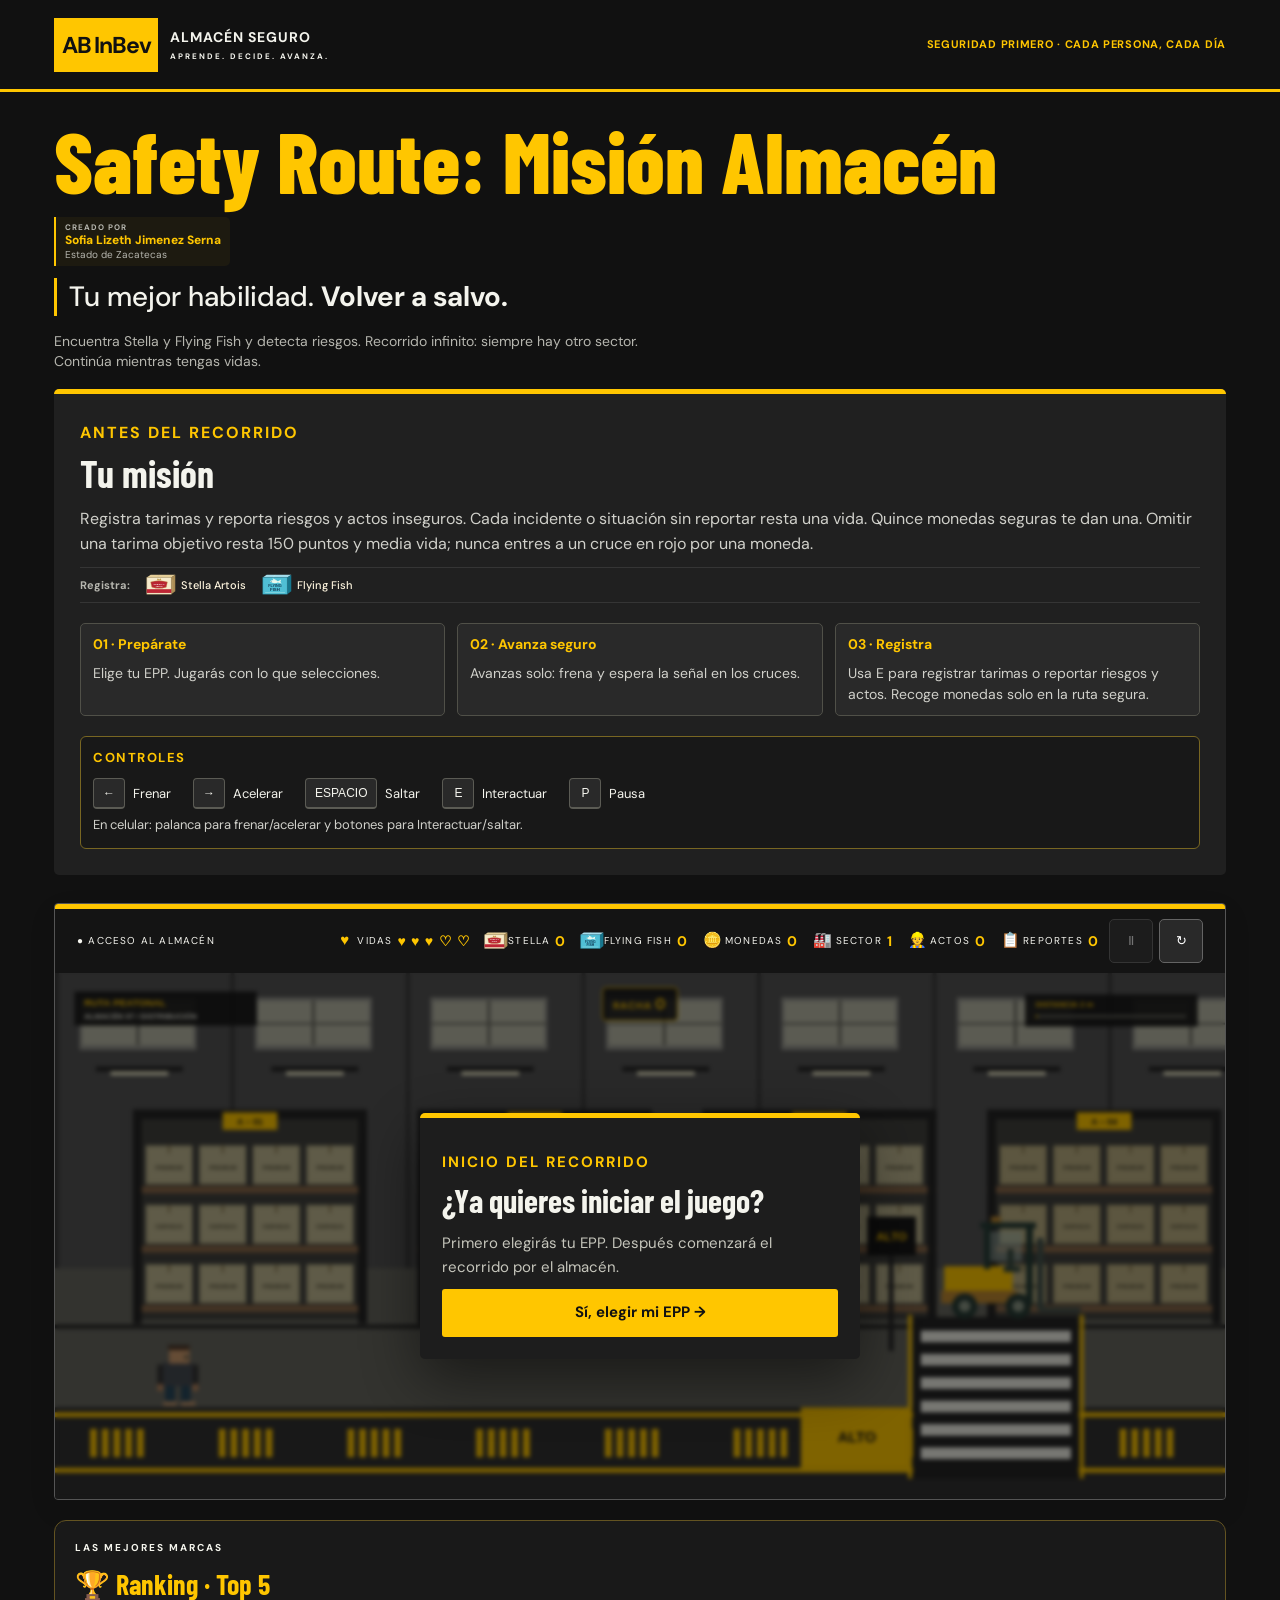
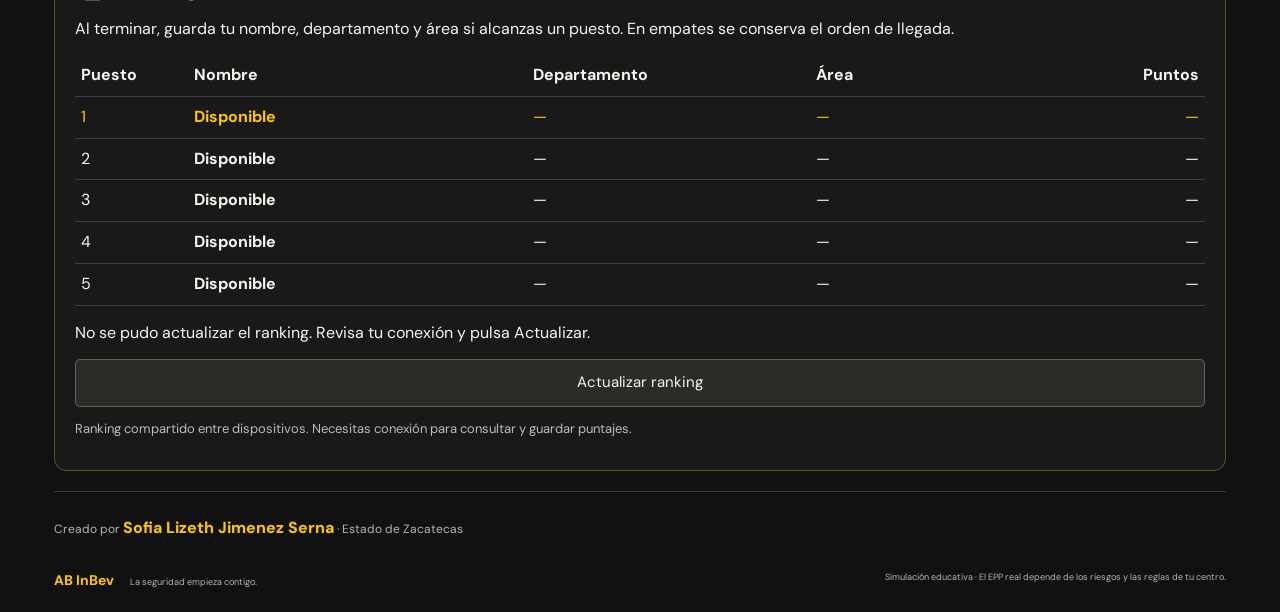
<file: index.html>
<!doctype html>
<html lang="es">
  <head>
    <meta charset="UTF-8" />
    <meta
      name="viewport"
      content="width=device-width,initial-scale=1,viewport-fit=cover"
    />
    <meta name="theme-color" content="#111111" />
    <title>Safety Route: Misión Almacén</title>
    <link rel="stylesheet" href="styles.css?v=20261012-ranking-rows" />
    <script src="title-fit.js?v=20261012-ranking-rows" defer></script>
    <script src="scenarios.js" defer></script>
    <script src="ranking.js?v=20261012-ranking-rows" defer></script>
    <script src="game.js?v=20261012-ranking-rows" defer></script>
  </head>
  <body>
    <header>
      <a href="./" class="brand">
        <b>AB InBev</b>
        <span>
          ALMACÉN SEGURO
          <small>APRENDE. DECIDE. AVANZA.</small>
        </span>
      </a>
      <span class="header-note">SEGURIDAD PRIMERO · CADA PERSONA, CADA DÍA</span>
    </header>
    <main>
      <section class="hero">
        <div>
          <h1 class="game-name">Safety Route: Misión Almacén</h1>
          <p class="creator-highlight">
            <span>CREADO POR</span>
            <strong>Sofia Lizeth Jimenez Serna</strong>
            <small>Estado de Zacatecas</small>
          </p>
          <p class="game-tagline">
            <span>Tu mejor habilidad.</span>
            <em>Volver a salvo.</em>
          </p>
          <p class="intro">
            Encuentra Stella y Flying Fish y detecta riesgos. Recorrido infinito: siempre hay otro sector. Continúa mientras tengas vidas.
          </p>
        </div>
      </section>
      <section class="setup" aria-labelledby="setup-title">
        <p class="eyebrow">ANTES DEL RECORRIDO</p>
        <h2 id="setup-title">Tu misión</h2>
        <p>
          Registra tarimas y reporta riesgos y actos inseguros. Cada incidente o
          situación sin reportar resta una vida. Quince monedas seguras te dan una. Omitir una tarima objetivo resta 150 puntos y media vida;
          nunca entres a un cruce en rojo por una moneda.
        </p>
        <div class="product-guide" aria-label="Presentaciones que debes encontrar">
          <strong>Registra:</strong>
          <figure><img id="stella-box" src="assets/stella-box.svg" alt="Caja Stella Artois color crema con etiqueta roja" width="160" height="112" /><figcaption>Stella Artois</figcaption></figure>
          <figure><img id="fish-box" src="assets/flying-fish-box.svg" alt="Caja Flying Fish color azul con un pez" width="160" height="112" /><figcaption>Flying Fish</figcaption></figure>
        </div>
        <div class="instructions">
          <div>
            <b>01 · Prepárate</b>
            <span>Elige tu EPP. Jugarás con lo que selecciones.</span>
          </div>
          <div>
            <b>02 · Avanza seguro</b>
            <span>Avanzas solo: frena y espera la señal en los cruces.</span>
          </div>
          <div>
            <b>03 · Registra</b>
            <span>
              Usa E para registrar tarimas o reportar riesgos y actos. Recoge monedas solo en la ruta segura.
            </span>
          </div>
        </div>
        <div class="how-to-play" aria-label="Instrucciones de juego">
          <h3>CONTROLES</h3>
          <div class="control-list">
            <span data-mobile="Frena">
              <kbd>←</kbd>
              Frenar
            </span>
            <span data-mobile="Acel.">
              <kbd>→</kbd>
              Acelerar
            </span>
            <span data-mobile="Salta">
              <kbd>ESPACIO</kbd>
              Saltar
            </span>
            <span data-mobile="Usa">
              <kbd>E</kbd>
              Interactuar
            </span>
            <span data-mobile="Pausa">
              <kbd>P</kbd>
              Pausa
            </span>
          </div>
          <p>En celular: palanca para frenar/acelerar y botones para Interactuar/saltar.</p>
        </div>
      </section>
      <section class="game-shell" aria-label="Juego Almacén Seguro">
        <div class="toolbar">
          <span id="zone">● ACCESO AL ALMACÉN</span>
          <div class="hud-row">
            <div class="hud-stats" aria-label="Marcadores del juego">
              <span class="hud-stat" data-short="VIDAS">
                <span class="hud-icon" aria-hidden="true">♥</span>
                <span class="stat-label">VIDAS</span>
                <b id="lives">♥ ♥ ♥</b>
                <b id="life-number">3/5</b>
              </span>
              <span class="hud-stat" data-short="STELLA">
                <img class="hud-box" src="assets/stella-box.svg" alt="Caja Stella" width="24" height="17" />
                <span class="stat-label">STELLA</span>
                <b id="count">0</b>
              </span>
              <span class="hud-stat" data-short="FISH">
                <img class="hud-box" src="assets/flying-fish-box.svg" alt="Caja Flying Fish" width="24" height="17" />
                <span class="stat-label">FLYING FISH</span>
                <b id="fish-count">0</b>
              </span>
              <span class="hud-stat" data-short="MON.">
                <span class="hud-icon" aria-hidden="true">🪙</span>
                <span class="stat-label">MONEDAS</span>
                <b id="coin-count">0</b>
              </span>
              <span class="hud-stat" data-short="SEC.">
                <span class="hud-icon" aria-hidden="true">🏭</span>
                <span class="stat-label">SECTOR</span>
                <b id="sector">1</b>
              </span>
              <span class="hud-stat" data-short="ACT.">
                <span class="hud-icon" aria-hidden="true">👷</span>
                <span class="stat-label">ACTOS</span>
                <b id="act-count">0</b>
              </span>
              <span class="hud-stat" data-short="REP.">
                <span class="hud-icon" aria-hidden="true">📋</span>
                <span class="stat-label">REPORTES</span>
                <b id="hazard-count">0</b>
              </span>
            </div>
            <div class="hud-actions">
              <button id="pause" disabled aria-label="Pausar">Ⅱ</button>
              <button id="restart" aria-label="Reiniciar">↻</button>
            </div>
          </div>
        </div>
        <div class="stage">
          <canvas
            id="game"
            width="1200"
            height="540"
            aria-label="Juego de plataformas: flechas para moverse, espacio para saltar, E para interactuar."
          ></canvas>
          <div id="toast" role="status" aria-live="polite"></div>
          <div id="streak-badge" aria-live="polite">
            RACHA
            <b id="streak">0</b>
          </div>
          <div id="overlay"><section id="modal"></section></div>
        </div>
        <div class="touch" aria-label="Controles táctiles del juego">
          <div
            id="speed-lever"
            class="speed-lever"
            role="slider"
            tabindex="0"
            aria-label="Velocidad: desliza a la izquierda para frenar o a la derecha para acelerar"
            aria-valuemin="-1"
            aria-valuemax="1"
            aria-valuenow="0"
            aria-valuetext="Avance normal"
          >
            <span class="lever-label lever-left" aria-hidden="true">Frenar</span>
            <span class="lever-label lever-right" aria-hidden="true">Acelerar</span>
            <span class="lever-thumb" aria-hidden="true"></span>
          </div>
          <button data-key="interact">Interactuar</button>
          <button data-key="jump">Saltar</button>
        </div>
      </section>

      <section class="ranking-panel" aria-labelledby="ranking-title">
        <p class="eyebrow">LAS MEJORES MARCAS</p>
        <h2 id="ranking-title">🏆 Ranking · Top 5</h2>
        <p>Al terminar, guarda tu nombre, departamento y área si alcanzas un puesto. En empates se conserva el orden de llegada.</p>
        <div id="ranking-board"></div>
        <p id="ranking-network-status" role="status" aria-live="polite">Cargando ranking compartido…</p>
        <button id="ranking-refresh" class="secondary" type="button">Actualizar ranking</button>
        <p class="ranking-note">Ranking compartido entre dispositivos. Necesitas conexión para consultar y guardar puntajes.</p>
      </section>

      <footer>
        <span class="creator-credit">
          Creado por <b>Sofia Lizeth Jimenez Serna</b> · Estado de Zacatecas
        </span>
        <span>
          <b>AB InBev</b>
          La seguridad empieza contigo.
        </span>
        <span>
          Simulación educativa · El EPP real depende de los riesgos y las reglas de tu
          centro.
        </span>
      </footer>
    </main>
  </body>
</html>
</file>
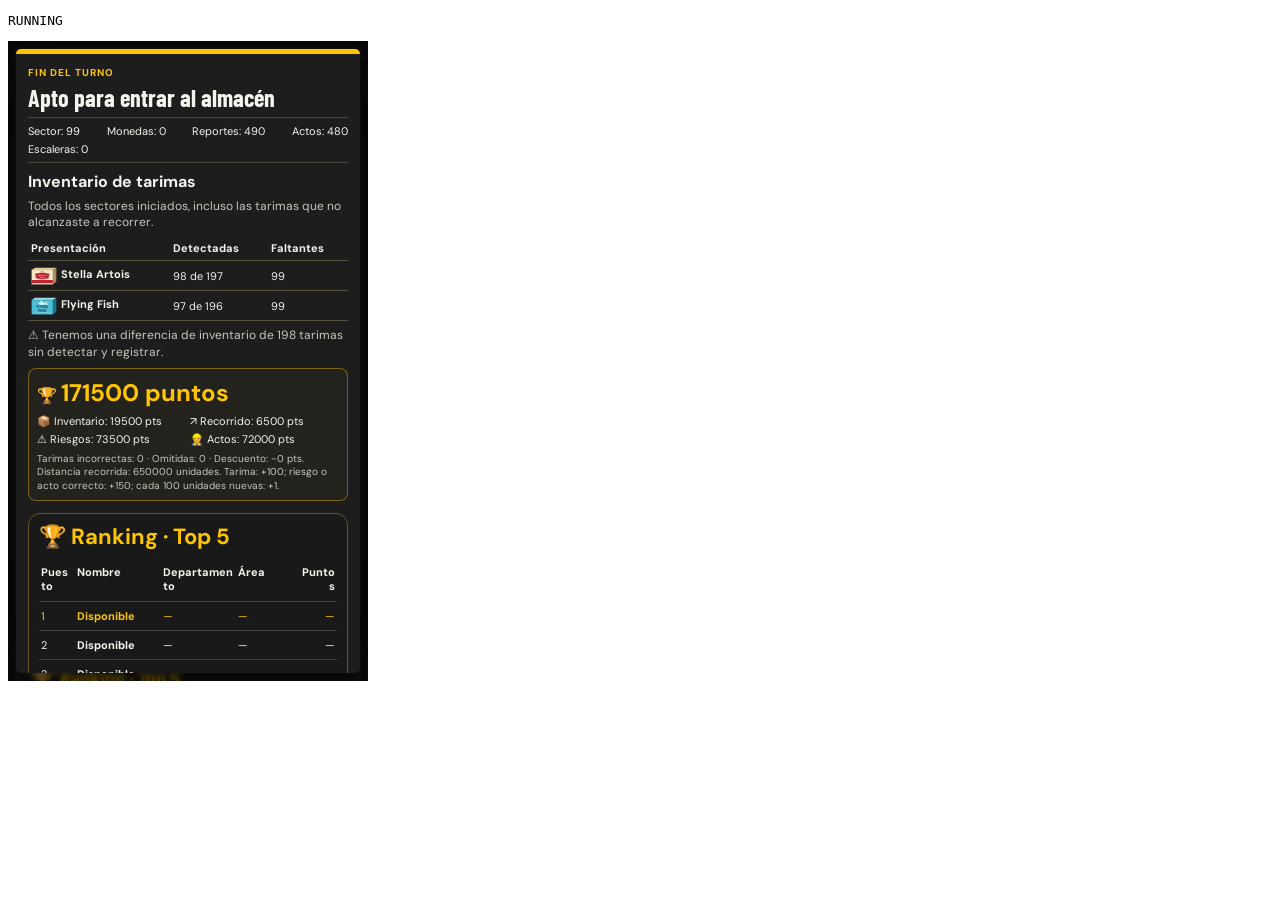
<file: tests/dialogs.html>
<!doctype html>
<meta charset="utf-8">
<title>All-device dialog fit checks</title>
<pre id="results">RUNNING</pre>
<iframe id="app" style="border:0"></iframe>
<script>
(async () => {
  const output = document.querySelector('#results');
  try {
    const [html, game] = await Promise.all([
      fetch('../index.html').then(r => r.text()),
      fetch('../game.js').then(r => r.text())
    ]);
    const code = game.replace(/reset\(\);\s*requestAnimationFrame\(frame\);/,
      `reset();window.dialogTest={showEquipment,finish,largeResult(){sector=99;previousInventory.STELLA=196;previousInventory['FLYING FISH']=195;totalPallets=98;totalFish=97;totalReports=490;totalActs=480;completedDistance=650000;finish()}};`);
    const frame = document.querySelector('#app');
    const ready = new Promise(resolve => frame.onload = resolve);
    frame.srcdoc = html.replace('<head>', '<head><base href="' + new URL('../', location.href) + '">')
      .replace(/<script src="game.js[^>]*><\/script>/, '')
      .replace('</body>', () => '<script>window.addEventListener("load",()=>{' + code + '});<\/script></body>');
    await ready;
    const sizes = [[320,480],[320,568],[360,640],[390,844],[430,932],[568,320],[667,375],[844,390],[932,430],[768,1024],[980,1200],[1024,768],[1024,600],[1180,820],[1280,720],[1366,768],[1440,900],[1920,1080],[2560,1440],[1280,600],[1440,450],[800,600],[600,450]];
    const lines = [];
    for (const [width,height] of sizes) {
      frame.style.width = width+'px'; frame.style.height = height+'px';
      for (const state of ['showEquipment','finish','largeResult']) {
        frame.contentWindow.dialogTest[state]();
        await new Promise(r => setTimeout(r, 100));
        const doc = frame.contentDocument;
        const modal = doc.querySelector('#modal');
        const box = modal.getBoundingClientRect();
        const errors = [];
        if (box.top < 0 || box.bottom > height || box.left < 0 || box.right > width) errors.push('outside viewport '+JSON.stringify(box.toJSON()));
        if (modal.scrollHeight > modal.clientHeight+1 || modal.scrollWidth > modal.clientWidth+1) errors.push('scroll '+modal.scrollHeight+'/'+modal.clientHeight);
        for (const button of modal.querySelectorAll('button')) {
          const b = button.getBoundingClientRect();
          if(b.bottom > height || b.top < 0 || b.height < 44) errors.push('button '+button.textContent);
        }
        if (errors.length) errors.push([...modal.children].map(el=>el.className+':'+Math.round(el.getBoundingClientRect().height)).join(';') + ' body:' + [...modal.querySelectorAll('.end-body > *, .end-inventory > *')].map(el=>el.className+':'+Math.round(el.getBoundingClientRect().height)).join(';'));
        lines.push(width+'x'+height+' '+state+' '+(errors.length ? 'FAIL '+errors.join(', ') : 'PASS'));
      }
    }
    output.textContent=lines.join('\n')+'\n'+(lines.some(l=>l.includes('FAIL'))?'FAILED':'ALL PASS');
  } catch(e) { output.textContent='FAIL '+e.stack; }
})();
</script>
</file>
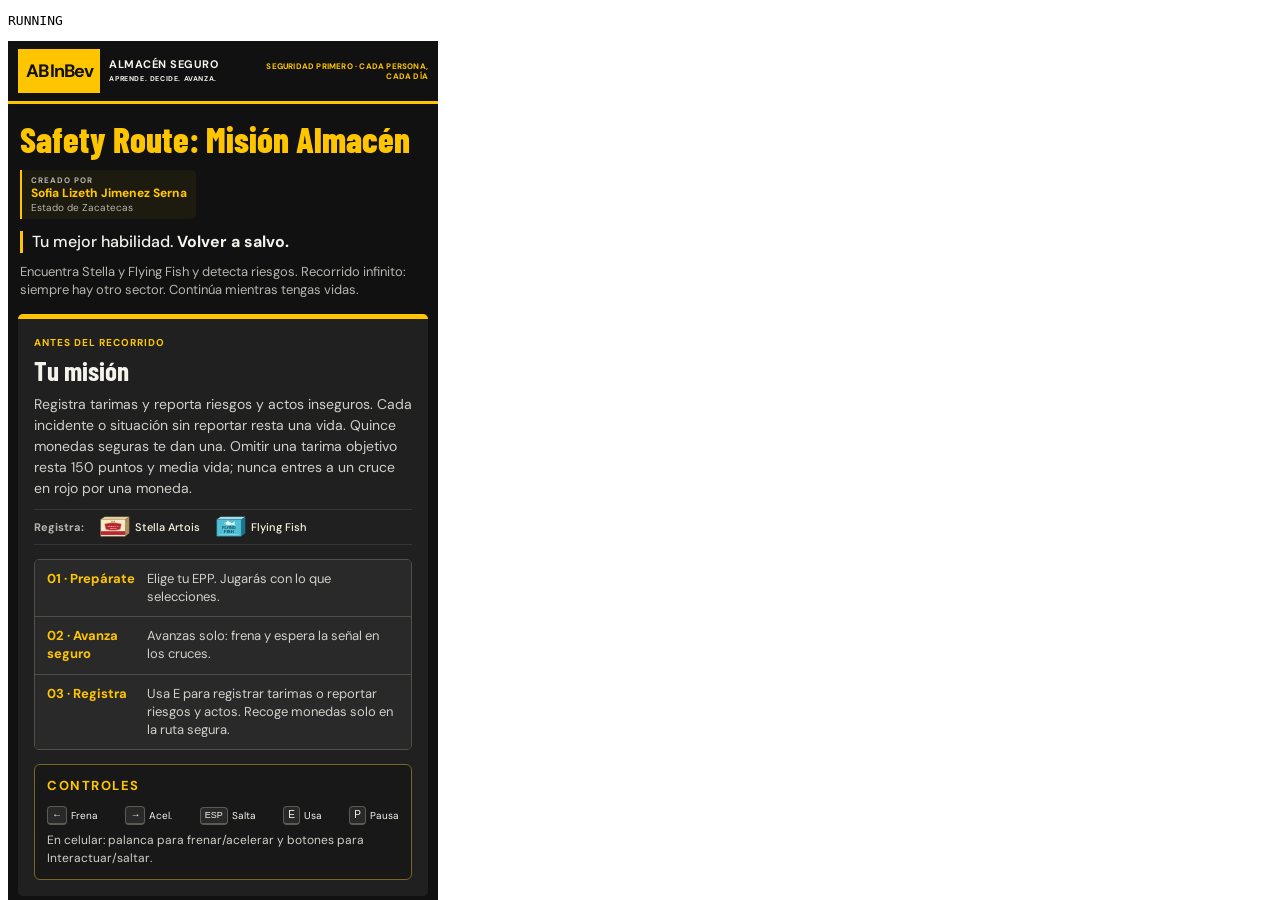
<file: tests/mobile.html>
<!doctype html>
<html>
  <head>
    <meta charset="utf-8" />
    <title>Responsive layout checks</title>
  </head>
  <body>
    <pre id="results">RUNNING</pre>
    <iframe id="app" style="border: 0" src="../index.html"></iframe>
    <script>
      const sizes = [
        [320, 480],
        [320, 568],
        [360, 640],
        [390, 844],
        [430, 932],
        [540, 960],
        [600, 960],
        [820, 1180],
        [980, 1200],
        [1080, 1400],
        [568, 320],
        [667, 375],
        [844, 390],
        [932, 430],
        [768, 1024],
      ];
      const frame = document.querySelector('#app'),
        results = [];
      const wait = () => new Promise((r) => setTimeout(r, 120));
      frame.onload = async () => {
        try {
          for (const [width, height] of sizes) {
            frame.style.width = width + 'px';
            frame.style.height = height + 'px';
            await wait();
            const doc = frame.contentDocument,
              win = frame.contentWindow;
            const box = (s) => doc.querySelector(s).getBoundingClientRect();
            const check = (condition, message) => {
              if (!condition) throw Error(width + 'x' + height + ': ' + message);
            };
            check(doc.querySelector('.game-name').textContent === 'Safety Route: Misión Almacén', 'incorrect game title');
            const rankingBoard = doc.querySelector('#ranking-board');
            const firstRank = rankingBoard.querySelector('tbody tr');
            if (firstRank) {
              firstRank.querySelector('th').textContent = 'Sofia Jimenez Serna con nombre largo';
              firstRank.querySelector('td:nth-child(3)').textContent = 'Departamento de Logística y Control de Inventarios';
              firstRank.querySelector('td:nth-child(4)').textContent = 'Área de recepción y almacenamiento de productos';
            }
            check(rankingBoard.scrollWidth <= rankingBoard.clientWidth + 1, 'ranking requires horizontal scrolling');
            const rankingTable = rankingBoard.querySelector('table');
            check(rankingTable.getBoundingClientRect().right <= rankingBoard.getBoundingClientRect().right + 1, 'ranking table exceeds available width');
            check(win.getComputedStyle(firstRank).display === 'table-row', 'ranking must keep all columns in a table row');
            const cells = [...firstRank.children].map(cell => cell.getBoundingClientRect());
            check(cells.every(cell => Math.abs(cell.top - cells[0].top) <= 1), 'ranking fields must share the same row');
            const hero = doc.querySelector('.hero');
            if (win.getComputedStyle(hero).display !== 'none') {
              const title = box('.hero h1');
              check(title.left >= 0 && title.right <= width, 'heading clipped');
              for (const selector of ['.creator-highlight', '.creator-highlight strong', 'footer .creator-credit', 'footer .creator-credit b']) {
                const element = doc.querySelector(selector);
                const rect = element.getBoundingClientRect();
                check(rect.left >= 0 && rect.right <= width + 1, selector + ' clipped');
                check(element.textContent.includes('Sofia Lizeth Jimenez Serna'), 'creator name missing');
              }
              const heading = doc.querySelector('.game-name');
              check(win.getComputedStyle(heading).whiteSpace === 'nowrap', 'heading must stay on one line');
              check(heading.scrollWidth <= heading.clientWidth + 1, 'single-line heading exceeds width ' + heading.scrollWidth + '/' + heading.clientWidth + ' font=' + win.getComputedStyle(heading).fontSize);
              const textRange = doc.createRange();
              textRange.selectNodeContents(heading);
              check(textRange.getClientRects().length === 1, 'heading wraps to another line');
              check(!doc.querySelector('.hero aside'), 'old mission panel remains');
              check(
                doc.querySelector('.intro').textContent.includes('Recorrido infinito: siempre hay otro sector. Continúa mientras tengas vidas.'),
                'intro sentences run together',
              );
            }
            check(
              parseFloat(
                win.getComputedStyle(doc.querySelector('.setup p:not(.eyebrow)'))
                  .fontSize,
              ) >= (width <= 700 ? 14 : 16),
              'instructions too small',
            );
            check(
              doc.querySelector('#overlay').classList.contains('ready'),
              'welcome must appear in game',
            );
            check(
              win.getComputedStyle(doc.querySelector('#overlay')).position ===
                'absolute',
              'welcome must stay in scenario',
            );
            check(
              box('.setup').bottom <= box('.game-shell').top + 1,
              'instructions must precede the game',
            );
            check(
              doc.querySelector('.setup .how-to-play') &&
                box('.how-to-play').bottom <= box('.setup').bottom + 1,
              'control guide must be inside the instructions',
            );
            check(
              !doc.querySelector('.game-shell .controls'),
              'control strip remains under the game',
            );
            if (width <= 700) {
              const labels = [...doc.querySelectorAll('.control-list span')].map((el) =>
                el.getBoundingClientRect(),
              );
              check(
                labels.every((r) => Math.abs(r.top - labels[0].top) < 2),
                'mobile controls wrap to another line',
              );
              check(
                labels.at(-1).right <= box('.control-list').right + 1,
                'mobile controls are clipped',
              );
            }
            check(!doc.querySelector('.objectives'), 'old objective cards remain');
            check(box('.header-note').right <= width + 1, 'header note clipped');
            check(
              !doc.querySelector('#act-list') && !doc.querySelector('#hazard-list'),
              'extra status chips visible',
            );
            check(
              doc.documentElement.scrollWidth <= width + 1,
              'horizontal page overflow: ' + [...doc.querySelectorAll('body *')].filter(el => el.getBoundingClientRect().right > width + 1 || el.scrollWidth > el.clientWidth + 1).slice(0, 8).map(el => el.tagName + '.' + el.className + ':' + Math.round(el.getBoundingClientRect().right) + '/' + el.scrollWidth + '/' + el.clientWidth).join(', '),
            );
            doc.querySelector('#overlay').classList.add('hidden');
            await wait();
            check(
              doc.documentElement.scrollWidth <= width + 1,
              'horizontal game overflow',
            );
            const stats = box('.hud-stats'),
              actions = box('.hud-actions');
            check(
              Math.abs(
                stats.top + stats.height / 2 - (actions.top + actions.height / 2),
              ) <= 2,
              'stats and buttons must share one row',
            );
            check(actions.right <= width + 1, 'pause and restart clipped');
            const stage = box('.stage'),
              touch = box('.touch');
            check(stage.width > 0 && stage.height > 0, 'empty stage');
            if (width <= 800 || height <= 550)
              check(
                win.getComputedStyle(doc.querySelector('.touch')).display !== 'none',
                'touch controls hidden',
              );
            for (const button of win.getComputedStyle(doc.querySelector('.touch'))
              .display === 'none'
              ? []
              : doc.querySelectorAll('.touch button')) {
              const r = button.getBoundingClientRect();
              check(r.width >= 44 && r.height >= 44, 'touch target too small');
            }
            if (touch.height) {
              const lever = box('#speed-lever');
              check(lever.width >= 112 && lever.height >= 44, 'speed lever too small');
              check(lever.right <= width + 1, 'speed lever clipped');
            }
            check(
              box('.game-shell').height <= height + 1,
              'game plus controls taller than screen: ' + box('.game-shell').height,
            );
            if (touch.height)
              check(touch.top >= stage.bottom - 1, 'controls overlap scene');
            results.push(width + 'x' + height + ' PASS');
            doc.querySelector('#overlay').classList.remove('hidden');
          }
          document.querySelector('#results').textContent =
            results.join('\n') + '\nALL PASS';
        } catch (error) {
          document.querySelector('#results').textContent =
            results.join('\n') + '\nFAIL ' + error.message;
        }
      };
    </script>
  </body>
</html>
</file>
<file: styles.css>
@import url('https://fonts.googleapis.com/css2?family=Barlow+Condensed:wght@600;700;800&family=DM+Sans:wght@400;500;600;700&display=swap');
:root {
  --ink: #141414;
  --paper: #111111;
  --lime: #ffc600;
  --muted: #b6b6af;
}
* {
  box-sizing: border-box;
}
body {
  margin: 0;
  background: var(--paper);
  color: #f4f4ed;
  font-family: 'DM Sans', Arial, sans-serif;
}
header {
  max-width: 1400px;
  margin: auto;
  padding: 0 54px;
  height: 92px;
  display: flex;
  justify-content: space-between;
  align-items: center;
  border-bottom: 1px solid #393939;
}
.brand {
  display: flex;
  gap: 12px;
  align-items: center;
  text-decoration: none;
  color: inherit;
  font-size: 14px;
  font-weight: bold;
  letter-spacing: 1px;
}
.brand > b {
  background: var(--ink);
  color: var(--lime);
  padding: 12px 8px;
  font-size: 20px;
}
.brand small {
  display: block;
  font-size: 8px;
  letter-spacing: 2px;
  margin-top: 5px;
}
.edition {
  font-size: 10px;
  letter-spacing: 1.5px;
}
main {
  max-width: 1400px;
  padding: 0 54px;
  margin: auto;
}
.hero {
  display: flex;
  justify-content: space-between;
  align-items: center;
  padding: 40px 0 32px;
}
.eyebrow {
  font-size: 10px;
  letter-spacing: 2px;
  font-weight: 700;
  margin: 0 0 13px;
}
h1,
h2 {
  font-family: 'Barlow Condensed', 'Arial Narrow', Impact, sans-serif;
}
h1 {
  font-size: 64px;
  line-height: 1;
  letter-spacing: -1px;
  margin: 0;
}
h1 em {
  font-style: normal;
  color: #ffc600;
}
.intro {
  font-size: 13px;
  line-height: 1.8;
  color: var(--muted);
  margin: 18px 0 0;
}
aside {
  border-left: 1px solid #ffc600;
  padding: 12px 0 12px 26px;
  transform: rotate(-3deg);
  width: 190px;
}
aside small {
  font-size: 9px;
  letter-spacing: 1px;
}
aside h2 {
  font-size: 40px;
  line-height: 1.05;
  margin: 15px 0 22px;
}
.game-shell {
  overflow: hidden;
  border: 1px solid var(--ink);
  border-radius: 11px;
  box-shadow: 0 10px 30px #14141412;
}
.toolbar {
  height: 54px;
  padding: 0 22px;
  display: flex;
  align-items: center;
  justify-content: space-between;
  background: var(--ink);
  color: #f5f5ef;
  font-size: 10px;
  letter-spacing: 1.2px;
}
.toolbar > div {
  display: flex;
  align-items: center;
  gap: 22px;
}
.toolbar b {
  color: var(--lime);
  font-size: 14px;
  margin-left: 10px;
}
.toolbar button {
  background: #292929;
  color: white;
  border: 1px solid #646464;
  border-radius: 5px;
  padding: 6px 10px;
  cursor: pointer;
}
.toolbar button:disabled {
  opacity: 0.4;
}
.stage {
  position: relative;
  aspect-ratio: 1200/540;
  min-height: 360px;
  background: #383838;
}
canvas {
  display: block;
  width: 100%;
  height: 100%;
}
.controls {
  display: flex;
  gap: 22px;
  align-items: center;
  padding: 12px 22px;
  background: #202020;
  font-size: 10px;
  color: #d0d0c8;
}
.controls > span {
  display: flex;
  gap: 5px;
  align-items: center;
}
kbd {
  font: 9px Arial;
  border: 1px solid #5b5b54;
  border-bottom-width: 2px;
  border-radius: 4px;
  padding: 4px;
  min-width: 22px;
  text-align: center;
  background: #292929;
}
.controls em {
  margin-left: auto;
  font-style: normal;
}
.objectives {
  padding: 30px 0;
}
.objectives .eyebrow {
  font-size: 9px;
  margin-bottom: 6px;
}
.section-title {
  display: flex;
  justify-content: space-between;
  align-items: center;
}
h2 {
  font-size: 28px;
  margin: 0;
}
.section-title > span {
  font-size: 9px;
  letter-spacing: 1px;
  color: var(--muted);
}
.cards {
  display: grid;
  grid-template-columns: repeat(3, 1fr);
  gap: 14px;
  margin-top: 19px;
}
.cards article {
  display: flex;
  align-items: flex-start;
  gap: 14px;
  padding: 20px 16px;
  border: 1px solid #3c3c37;
  border-radius: 8px;
  background: #202020;
}
.cards article > b {
  font-family: 'Barlow Condensed', Impact, sans-serif;
  font-size: 26px;
  color: #ffc600;
}
.cards article > span {
  margin-left: auto;
}
.cards h3 {
  font-size: 12px;
  margin: 3px 0 8px;
}
.cards p {
  font-size: 10px;
  line-height: 1.7;
  margin: 0;
  color: var(--muted);
}
.cards .done {
  background: #332d15;
  border-color: #ffc600;
}
footer {
  display: flex;
  justify-content: space-between;
  gap: 20px;
  border-top: 1px solid #393939;
  padding: 23px 0;
  font-size: 9px;
  color: var(--muted);
}
footer b {
  font-size: 14px;
  color: var(--ink);
  margin-right: 14px;
}
#overlay {
  position: absolute;
  inset: 0;
  display: flex;
  align-items: center;
  justify-content: center;
  background: #00000080;
  backdrop-filter: blur(3px);
  padding: 14px;
}
#overlay.hidden {
  display: none;
}
#modal {
  width: 550px;
  max-width: 100%;
  max-height: 100%;
  overflow: auto;
  border-radius: 12px;
  padding: 25px;
  background: #1d1d1d;
  box-shadow: 0 20px 60px #00000080;
}
#modal .eyebrow {
  color: #ffc600;
  margin-bottom: 8px;
}
#modal h2 {
  font-size: 32px;
}
#modal p {
  font-size: 12px;
  color: #c6c6bc;
  line-height: 1.6;
  margin: 10px 0;
}
.equipment {
  display: grid;
  grid-template-columns: repeat(3, 1fr);
  gap: 8px;
  margin: 14px 0;
}
.equipment button {
  font:
    10px 'DM Sans',
    Arial;
  color: var(--ink);
  background: #292929;
  border: 1px solid #53534c;
  border-radius: 7px;
  padding: 9px 5px;
  cursor: pointer;
}
.equipment button span {
  display: block;
  font-size: 25px;
  margin-bottom: 5px;
}
.equipment button[aria-pressed='true'] {
  background: #ffc600;
  border-color: #ffc600;
  box-shadow: inset 0 0 0 1px #ffc600;
}
.primary {
  width: 100%;
  padding: 13px;
  background: var(--ink);
  color: var(--lime);
  border: 0;
  border-radius: 6px;
  font:
    700 12px 'DM Sans',
    Arial;
  cursor: pointer;
}
.primary:hover {
  background: #ffdc55;
}
#modal .feedback {
  color: #ffc16a;
  font-size: 11px;
  min-height: 15px;
}
#modal .tiny {
  font-size: 10px;
}
.result {
  padding: 14px 0;
  margin: 15px 0;
  border-block: 1px solid #47473e;
  display: flex;
  justify-content: space-between;
  font-size: 12px;
}
#toast {
  position: absolute;
  left: 50%;
  bottom: 20px;
  transform: translateX(-50%);
  width: max-content;
  max-width: 90%;
  padding: 12px 17px;
  background: #141414f5;
  color: #fff7dc;
  border: 1px solid #ffc600;
  border-radius: 7px;
  font-size: 12px;
  text-align: center;
  opacity: 0;
  pointer-events: none;
  transition: opacity 0.2s;
}
#toast.visible {
  opacity: 1;
}
.touch {
  display: none;
  gap: 8px;
  margin-top: 10px;
}
.touch button {
  flex: 1;
  touch-action: none;
  user-select: none;
  padding: 13px 6px;
  border: 1px solid #ffc600;
  border-radius: 6px;
  background: #ffc600;
  color: var(--ink);
  font-weight: bold;
}
button:focus-visible,
a:focus-visible {
  outline: 3px solid #ffc600;
  outline-offset: 3px;
}
@media (pointer: coarse) {
  .touch {
    display: flex;
  }
}
@media (max-width: 800px) {
  header {
    height: 75px;
    padding: 0 20px;
  }
  main {
    padding: 0 20px;
  }
  .hero {
    padding: 28px 0;
  }
  h1 {
    font-size: 53px;
  }
  aside {
    width: 150px;
  }
  .controls {
    gap: 12px;
    padding: 12px;
  }
  .controls em {
    display: none;
  }
  .toolbar {
    padding: 0 12px;
  }
  .toolbar > div {
    gap: 12px;
  }
  .cards {
    gap: 8px;
  }
  .cards article {
    padding: 14px 10px;
    gap: 9px;
  }
  #modal {
    padding: 18px;
  }
  .stage {
    min-height: 380px;
  }
  .equipment {
    margin: 10px 0;
  }
  .equipment button {
    padding: 7px 4px;
  }
}
@media (max-width: 520px) {
  .edition,
  aside {
    display: none;
  }
  .intro {
    font-size: 12px;
  }
  .toolbar {
    font-size: 8px;
  }
  .toolbar b {
    font-size: 11px;
    margin-left: 5px;
  }
  .toolbar > div {
    gap: 9px;
  }
  .cards {
    grid-template-columns: 1fr;
  }
  .cards article {
    padding: 15px;
  }
  .cards p {
    font-size: 11px;
  }
  .controls {
    font-size: 8px;
    gap: 7px;
    justify-content: space-between;
  }
  .controls > span:nth-child(4) {
    display: none;
  }
  footer {
    flex-direction: column;
    gap: 12px;
  }
  .section-title > span {
    font-size: 8px;
  }
  h2 {
    font-size: 25px;
  }
}

/* Identidad negra y amarilla inspirada en AB InBev. */
header {
  border-bottom: 3px solid var(--lime);
}
.brand > b {
  background: var(--lime);
  color: #111;
  font-size: 23px;
  letter-spacing: -1.2px;
  white-space: nowrap;
}
.hero .eyebrow,
.objectives .eyebrow {
  color: var(--lime);
}
aside {
  transform: none;
  border-left-width: 4px;
}
.game-shell {
  border-color: #555;
  border-radius: 4px;
}
.toolbar {
  border-top: 5px solid var(--lime);
  height: 59px;
}
.cards article {
  border-radius: 4px;
}
.cards article > span {
  color: var(--lime);
}
footer b {
  color: var(--lime);
}
#modal {
  border-top: 5px solid var(--lime);
  border-radius: 5px;
}
.equipment button {
  color: #f4f4ed;
}
.equipment button[aria-pressed='true'] {
  color: #111;
}
.primary {
  background: var(--lime);
  color: #111;
  border-radius: 3px;
}
.controls {
  border-top: 3px solid var(--lime);
}
@media (max-width: 520px) {
  .brand {
    font-size: 11px;
    gap: 8px;
  }
  .brand > b {
    font-size: 20px;
  }
  .brand small {
    font-size: 7px;
    letter-spacing: 1px;
  }
}

/* Reportes e incidentes de aprendizaje. */
.cards {
  grid-template-columns: repeat(4, minmax(0, 1fr));
}
.hazard-options {
  display: grid;
  gap: 9px;
  margin: 17px 0;
}
.hazard-options button,
.secondary {
  padding: 12px;
  text-align: left;
  background: #2b2b27;
  border: 1px solid #656557;
  color: #f5f5eb;
  border-radius: 5px;
  font:
    12px 'DM Sans',
    Arial;
  cursor: pointer;
}
.hazard-options button:hover {
  border-color: #ffc600;
  background: #3b3521;
}
.secondary {
  width: 100%;
  text-align: center;
}
.result {
  gap: 12px;
  flex-wrap: wrap;
}
@media (max-width: 1000px) {
  .cards {
    grid-template-columns: repeat(2, minmax(0, 1fr));
  }
  .toolbar > div {
    gap: 10px;
  }
  .toolbar {
    letter-spacing: 0;
  }
}
@media (max-width: 600px) {
  .toolbar {
    height: auto;
    min-height: 76px;
    flex-wrap: wrap;
    padding: 10px 12px;
    gap: 8px;
  }
  .toolbar > div {
    width: 100%;
    justify-content: space-between;
  }
  .cards {
    grid-template-columns: 1fr;
  }
  .section-title {
    gap: 12px;
  }
  .section-title > span {
    min-width: 90px;
    text-align: right;
  }
}

.toolbar > div {
  flex-wrap: wrap;
  gap: 12px;
}
.toolbar {
  height: auto;
  min-height: 65px;
  gap: 12px;
  padding-block: 10px;
}
.toolbar b {
  margin-left: 5px;
}
@media (max-width: 800px) {
  .toolbar {
    flex-wrap: wrap;
  }
  .toolbar > div {
    width: 100%;
  }
}

.cards {
  grid-template-columns: repeat(3, minmax(0, 1fr));
}
@media (max-width: 1000px) {
  .cards {
    grid-template-columns: repeat(2, minmax(0, 1fr));
  }
}
@media (max-width: 600px) {
  .cards {
    grid-template-columns: 1fr;
  }
}

/* Adaptación a pantallas pequeñas, barras del navegador y áreas seguras. */
html {
  scroll-padding-top: 12px;
}
body {
  min-width: 0;
}
header,
main {
  padding-left: max(16px, env(safe-area-inset-left));
  padding-right: max(16px, env(safe-area-inset-right));
}
@media (min-width: 1100px) {
  header,
  main {
    padding-left: 54px;
    padding-right: 54px;
  }
}
.brand,
.hero > div,
.toolbar > div,
.cards article,
.cards article > div {
  min-width: 0;
}
button {
  touch-action: manipulation;
}
.toolbar button {
  min-width: 44px;
  min-height: 44px;
}
.stage {
  isolation: isolate;
}
canvas {
  position: absolute;
  inset: 0;
  width: 100%;
  height: 100%;
}
#modal {
  overscroll-behavior: contain;
  -webkit-overflow-scrolling: touch;
  overflow-wrap: break-word;
}
.primary,
.secondary,
.hazard-options button {
  min-height: 48px;
}
.touch {
  padding: 10px;
  background: #171717;
  margin: 0;
  border-top: 1px solid #625225;
}
.touch button {
  min-height: 52px;
  min-width: 0;
  font-size: 15px;
  -webkit-touch-callout: none;
}
.touch button:active {
  background: #ffe483;
  transform: translateY(1px);
}
@media (any-pointer: coarse), (max-width: 800px) {
  .touch {
    display: grid;
    grid-template-columns: 1fr 1fr 1.25fr 1.25fr;
    gap: 8px;
    padding-bottom: max(10px, env(safe-area-inset-bottom));
  }
  .controls {
    display: none;
  }
  .game-shell {
    scroll-margin-top: 8px;
  }
}
@media (max-width: 800px) {
  header {
    height: auto;
    min-height: 64px;
    padding-block: 10px;
    gap: 12px;
  }
  .hero {
    padding: 22px 0;
  }
  .hero h1 {
    font-size: clamp(38px, 10vw, 60px);
  }
  .intro {
    font-size: 13px;
    overflow-wrap: break-word;
  }
  .edition {
    display: none;
  }
  .toolbar {
    display: grid;
    grid-template-columns: 1fr;
    gap: 5px;
    padding: 8px 10px;
    font-size: 10px;
    min-height: 0;
  }
  .toolbar > div {
    display: grid;
    grid-template-columns: repeat(6, minmax(0, 1fr)) 44px 44px;
    gap: 6px;
    align-items: center;
  }
  .toolbar > div > span {
    display: flex;
    flex-direction: column;
    gap: 3px;
    font-size: 8px;
    letter-spacing: 0;
    white-space: nowrap;
  }
  .toolbar b {
    font-size: 12px;
    margin: 0;
  }
  .toolbar #lives {
    font-size: 11px;
    letter-spacing: -1px;
  }
  .stage {
    aspect-ratio: auto;
    min-height: 0;
    height: clamp(230px, calc(100svh - 190px), 440px);
    height: clamp(230px, calc(100dvh - 190px), 440px);
  }
  #overlay {
    position: fixed;
    z-index: 100;
    isolation: auto;
    padding: max(12px, env(safe-area-inset-top)) max(12px, env(safe-area-inset-right))
      max(12px, env(safe-area-inset-bottom)) max(12px, env(safe-area-inset-left));
  }
  /* Keep the fixed dialog independent of the canvas stacking context. */
  .stage {
    isolation: auto;
  }
  #modal {
    width: 550px;
    max-height: calc(100svh - 32px);
    max-height: calc(
      100dvh - env(safe-area-inset-top) - env(safe-area-inset-bottom) - 24px
    );
    padding: 20px 16px;
  }
  #modal h2 {
    font-size: clamp(25px, 6vw, 32px);
  }
  #modal p {
    font-size: 14px;
    line-height: 1.55;
  }
  #modal .tiny,
  #modal .feedback {
    font-size: 12px;
  }
  .equipment {
    gap: 8px;
  }
  .equipment button {
    min-height: 82px;
    font-size: 12px;
    padding: 10px 6px;
  }
  .equipment button span {
    font-size: 27px;
  }
  .hazard-options button,
  .primary,
  .secondary {
    font-size: 14px;
  }
  body:has(#overlay:not(.hidden)) {
    overflow: hidden;
  }
  .cards h3 {
    font-size: 14px;
  }
  .cards p {
    font-size: 12px;
  }
  footer {
    font-size: 11px;
    padding-bottom: max(20px, env(safe-area-inset-bottom));
  }
}
@media (max-width: 480px) {
  header,
  main {
    padding-left: max(10px, env(safe-area-inset-left));
    padding-right: max(10px, env(safe-area-inset-right));
  }
  .toolbar > div {
    grid-template-columns: repeat(6, minmax(0, 1fr));
    gap: 8px 4px;
  }
  .toolbar > div > span {
    font-size: 7px;
  }
  .toolbar b {
    font-size: 12px;
  }
  .toolbar {
    position: relative;
    padding-top: 46px;
  }
  #zone {
    position: absolute;
    top: 11px;
    left: 10px;
    font-size: 9px;
  }
  .toolbar button {
    position: absolute;
    top: 1px;
    min-height: 44px;
    height: 44px;
    min-width: 40px;
    padding: 3px 8px;
  }
  #pause {
    right: 47px;
  }
  #restart {
    right: 4px;
  }
  .stage {
    height: clamp(230px, calc(100svh - 210px), 420px);
    height: clamp(230px, calc(100dvh - 210px), 420px);
  }
  .section-title {
    flex-wrap: wrap;
  }
  .section-title > span {
    text-align: left;
  }
  .equipment {
    grid-template-columns: repeat(2, minmax(0, 1fr));
  }
  .touch {
    gap: 6px;
    padding-inline: 8px;
  }
}
@media (max-height: 550px) and (orientation: landscape) and (max-width: 1100px) {
  header,
  .hero {
    display: none;
  }
  main {
    padding-top: max(4px, env(safe-area-inset-top));
  }
  .game-shell {
    scroll-margin-top: 0;
  }
  .toolbar {
    min-height: 0;
    padding: 4px 8px;
    gap: 2px;
    display: grid;
    grid-template-columns: 1fr;
  }
  #zone {
    font-size: 9px;
  }
  .toolbar > div {
    display: flex;
    flex-wrap: nowrap;
    justify-content: space-between;
    gap: 8px;
  }
  .toolbar > div > span {
    display: flex;
    flex-direction: row;
    gap: 4px;
    font-size: 8px;
    white-space: nowrap;
  }
  .toolbar b {
    font-size: 11px;
  }
  .toolbar button {
    min-height: 36px;
    min-width: 44px;
    padding: 3px 8px;
  }
  .stage {
    aspect-ratio: auto;
    min-height: 0;
    height: calc(
      100svh - 140px - env(safe-area-inset-top) - env(safe-area-inset-bottom)
    );
    height: calc(
      100dvh - 140px - env(safe-area-inset-top) - env(safe-area-inset-bottom)
    );
  }
  .controls {
    display: none;
  }
  .touch {
    display: grid;
    grid-template-columns: 1fr 1fr 1.25fr 1.25fr;
    padding: 6px 10px;
    gap: 10px;
    padding-bottom: max(6px, env(safe-area-inset-bottom));
  }
  .touch button {
    min-height: 44px;
    padding: 8px;
  }
  #overlay {
    position: fixed;
    z-index: 100;
    padding: 10px max(12px, env(safe-area-inset-right)) 10px
      max(12px, env(safe-area-inset-left));
  }
  .stage {
    isolation: auto;
  }
  #modal {
    max-height: calc(100svh - 24px);
    max-height: calc(100dvh - 24px);
    padding: 14px 18px;
  }
  body:has(#overlay:not(.hidden)) {
    overflow: hidden;
  }
  .equipment {
    grid-template-columns: repeat(3, minmax(0, 1fr));
  }
}
@media (prefers-reduced-motion: reduce) {
  #toast {
    transition: none;
  }
  .touch button:active {
    transform: none;
  }
}

/* Títulos y textos: una sola columna antes de que el lateral se comprima. */
html {
  -webkit-text-size-adjust: 100%;
  text-size-adjust: 100%;
}
.hero {
  display: grid;
  grid-template-columns: minmax(0, 1fr) 190px;
  gap: 40px;
  align-items: center;
}
.hero h1 {
  font-size: clamp(40px, 5.5vw, 64px);
  line-height: 1.08;
  letter-spacing: -0.5px;
}
.hero h1 > span,
.hero h1 > em {
  display: block;
}
.hero .eyebrow {
  line-height: 1.6;
  letter-spacing: 1.3px;
}
.hero .intro {
  font-size: 16px;
  line-height: 1.65;
  max-width: 62ch;
  margin-top: 18px;
}
.hero aside {
  width: 100%;
  min-width: 0;
}
.hero aside h2 {
  font-size: 36px;
  line-height: 1.12;
  word-break: normal;
  overflow-wrap: normal;
}
.hero aside small {
  font-size: 11px;
  line-height: 1.6;
  letter-spacing: 0.7px;
}
#modal {
  min-width: 0;
  word-break: normal;
  overflow-wrap: break-word;
}
#modal h2 {
  line-height: 1.15;
  margin-bottom: 12px;
}
#modal p {
  font-size: 16px;
  line-height: 1.6;
}
#modal .tiny,
#modal .feedback {
  font-size: 14px;
  line-height: 1.55;
}
.equipment button {
  font-size: 14px;
  line-height: 1.4;
  min-width: 0;
}
.hazard-options button,
.primary,
.secondary {
  font-size: 15px;
  line-height: 1.45;
  white-space: normal;
}
@media (max-width: 1100px) {
  .hero {
    grid-template-columns: minmax(0, 1fr);
    gap: 22px;
    padding: 28px 0;
  }
  .hero h1 {
    font-size: clamp(34px, 7vw, 56px);
  }
  .hero aside {
    display: block;
    border-left: 3px solid var(--lime);
    padding: 4px 0 4px 16px;
  }
  .hero aside h2 {
    font-size: 26px;
    line-height: 1.2;
    margin: 5px 0;
  }
  .hero aside small {
    font-size: 11px;
  }
  .hero .intro {
    max-width: 60ch;
  }
  #modal h2 {
    font-size: 28px;
  }
  .cards h3 {
    font-size: 16px;
    line-height: 1.35;
  }
  .cards p {
    font-size: 14px;
    line-height: 1.6;
  }
  .section-title h2 {
    font-size: 28px;
    line-height: 1.2;
  }
}
@media (max-width: 600px) {
  .hero {
    padding: 24px 4px;
    gap: 20px;
  }
  .hero h1 {
    font-size: clamp(32px, 8.4vw, 46px);
    line-height: 1.12;
  }
  .hero .eyebrow {
    font-size: 10px;
    letter-spacing: 1px;
    margin-bottom: 12px;
  }
  .hero .intro {
    font-size: 16px;
    line-height: 1.65;
  }
  .hero aside h2 {
    font-size: 25px;
  }
  .brand > span {
    font-size: 12px;
    line-height: 1.3;
    letter-spacing: 0.5px;
  }
  .brand small {
    font-size: 8px;
    letter-spacing: 1px;
    line-height: 1.5;
  }
  #modal {
    padding: 20px 16px;
  }
  #modal h2 {
    font-size: 27px;
  }
  #modal p {
    font-size: 16px;
  }
  #modal .eyebrow {
    font-size: 11px;
    letter-spacing: 1px;
  }
  .equipment {
    grid-template-columns: repeat(2, minmax(0, 1fr));
  }
  .equipment button {
    font-size: 14px;
    min-height: 90px;
  }
  .section-title {
    align-items: flex-start;
    gap: 10px;
  }
}
@media (max-height: 550px) and (orientation: landscape) and (max-width: 1100px) {
  .hero {
    display: none;
  }
  #modal {
    padding: 16px 20px;
  }
  .equipment {
    grid-template-columns: repeat(3, minmax(0, 1fr));
  }
}

/* Instructivo previo al escenario. */
.setup {
  margin: 0 0 28px;
  padding: clamp(20px, 3vw, 34px);
  border-top: 5px solid var(--lime);
  border-radius: 5px;
  background: #202020;
}
.setup .eyebrow {
  color: var(--lime);
  margin: 0 0 8px;
}
.setup h2 {
  font-size: clamp(28px, 4vw, 38px);
  line-height: 1.15;
  margin: 0 0 12px;
}
.setup p {
  font-size: 16px;
  line-height: 1.6;
  color: #d0d0ca;
  margin: 10px 0;
}
.instructions {
  display: grid;
  grid-template-columns: repeat(3, minmax(0, 1fr));
  gap: 12px;
  margin: 20px 0;
}
.instructions > div {
  padding: 18px;
  border: 1px solid #505048;
  border-radius: 5px;
  background: #292929;
}
.instructions b,
.instructions span {
  display: block;
  font-size: 14px;
  line-height: 1.5;
}
.instructions b {
  color: var(--lime);
  margin-bottom: 8px;
}
.instructions span {
  color: #d0d0ca;
}
.setup .setup-controls {
  font-size: 14px;
  margin: 18px 0;
}
.objectives {
  padding: 4px 0 30px;
}
@media (max-width: 700px) {
  .instructions {
    grid-template-columns: 1fr;
  }
  .setup {
    padding: 20px 16px;
  }
}

/* Lectura compacta en teléfonos. */
@media (max-width: 700px) {
  header {
    min-height: 56px;
    padding-block: 8px;
  }
  .brand {
    gap: 9px;
    letter-spacing: 0.3px;
  }
  .brand > b {
    font-size: 18px;
    padding: 10px 8px;
  }
  .brand > span {
    font-size: 11px;
    line-height: 1.2;
  }
  .brand small {
    font-size: 7px;
    letter-spacing: 0.6px;
    margin-top: 3px;
  }
  .hero {
    gap: 0;
    padding: 19px 2px 21px;
  }
  .hero aside {
    display: none;
  }
  .hero .eyebrow {
    font-size: 9px;
    line-height: 1.4;
    letter-spacing: 0.7px;
    margin-bottom: 10px;
  }
  .hero h1 {
    font-size: clamp(30px, 8vw, 42px);
    line-height: 1.05;
  }
  .hero .intro {
    font-size: 14px;
    line-height: 1.45;
    margin-top: 12px;
  }
  .setup {
    padding: 18px 16px;
    margin-bottom: 20px;
  }
  .setup .eyebrow {
    font-size: 10px;
    letter-spacing: 1px;
  }
  .setup h2 {
    font-size: 27px;
    line-height: 1.1;
    margin-bottom: 8px;
  }
  .setup p {
    font-size: 14px;
    line-height: 1.5;
    margin: 8px 0;
  }
  .instructions {
    gap: 0;
    margin: 14px 0;
    border: 1px solid #505048;
    border-radius: 5px;
    overflow: hidden;
  }
  .instructions > div {
    display: grid;
    grid-template-columns: 90px minmax(0, 1fr);
    gap: 10px;
    align-items: start;
    padding: 11px 12px;
    border: 0;
    border-radius: 0;
    background: #292929;
  }
  .instructions > div + div {
    border-top: 1px solid #505048;
  }
  .instructions b,
  .instructions span {
    font-size: 13px;
    line-height: 1.4;
    margin: 0;
  }
  .setup .setup-controls {
    font-size: 12px;
    line-height: 1.5;
    margin: 12px 0 0;
  }
  .objectives {
    padding-bottom: 20px;
  }
  .objectives .cards {
    gap: 7px;
    margin-top: 12px;
  }
  .cards article {
    padding: 11px 12px;
    gap: 10px;
  }
  .cards article > b {
    font-size: 23px;
    line-height: 1;
  }
  .cards h3 {
    font-size: 14px;
    line-height: 1.25;
    margin: 0 0 3px;
  }
  .cards p {
    font-size: 12px;
    line-height: 1.4;
  }
}
@media (max-width: 380px) {
  .instructions > div {
    grid-template-columns: 76px minmax(0, 1fr);
    gap: 8px;
  }
  .instructions b,
  .instructions span {
    font-size: 12px;
  }
  .hero h1 {
    font-size: 30px;
  }
}

/* Lema en el encabezado y bienvenida dentro del escenario. */
.header-note {
  max-width: 48%;
  margin-left: auto;
  text-align: right;
  color: var(--lime);
  font-size: 11px;
  font-weight: 700;
  line-height: 1.35;
  letter-spacing: 0.7px;
}
#overlay.ready {
  position: absolute;
  z-index: 2;
  inset: 0;
  overflow: auto;
  backdrop-filter: blur(2px);
}
#overlay.ready #modal {
  width: min(440px, 100%);
  max-height: 100%;
  padding: 22px;
}
#overlay.ready #modal p {
  font-size: 15px;
}
body:has(#overlay.ready) {
  overflow: auto;
}
@media (max-width: 700px) {
  .header-note {
    display: block;
    max-width: 42%;
    font-size: 8px;
    letter-spacing: 0.2px;
    line-height: 1.25;
  }
  #overlay.ready {
    padding: 10px;
  }
  #overlay.ready #modal {
    padding: 16px;
  }
  #overlay.ready #modal h2 {
    font-size: 25px;
  }
  #overlay.ready #modal p {
    font-size: 14px;
    line-height: 1.4;
  }
}
@media (max-width: 380px) {
  header .brand > span {
    display: none;
  }
  .header-note {
    max-width: 60%;
  }
}

/* Objetivos compactos en pantallas estrechas. */
@media (max-width: 700px) {
  .objectives .cards {
    grid-template-columns: repeat(3, minmax(0, 1fr));
    gap: 7px;
  }
  .objectives .cards article {
    display: grid;
    grid-template-columns: minmax(0, 1fr) auto;
    grid-template-rows: auto 1fr;
    align-content: start;
    gap: 5px;
    padding: 10px;
    min-height: 104px;
  }
  .objectives .cards article > b {
    font-size: 22px;
    line-height: 1;
  }
  .objectives .cards article > span {
    grid-column: 2;
    grid-row: 1;
    font-size: 16px;
    line-height: 1;
  }
  .objectives .cards article > div {
    grid-column: 1 / -1;
    grid-row: 2;
  }
  .objectives .cards h3 {
    font-size: 13px;
    line-height: 1.2;
    margin: 0 0 4px;
  }
  .objectives .cards p {
    position: absolute;
    width: 1px;
    height: 1px;
    padding: 0;
    margin: -1px;
    overflow: hidden;
    clip: rect(0, 0, 0, 0);
    white-space: nowrap;
    border: 0;
  }
  .objectives .section-title h2 {
    font-size: 25px;
  }
}
@media (max-width: 380px) {
  .objectives .cards {
    gap: 6px;
  }
  .objectives .cards article {
    padding: 8px;
    min-height: 108px;
  }
  .objectives .cards h3 {
    font-size: 12px;
  }
  .objectives .cards p {
    font-size: 10px;
  }
}

@media (min-width: 701px) and (max-width: 1000px) {
  .objectives .cards {
    grid-template-columns: repeat(3, minmax(0, 1fr));
  }
}
.hero {
  grid-template-columns: minmax(0, 1fr);
}

/* Portada y objetivos más compactos. */
.hero {
  padding: 22px 0 18px;
}
.hero h1 {
  font-size: clamp(18px, 5.35vw, 68px);
  line-height: 1.08;
  white-space: nowrap;
  letter-spacing: -0.6px;
}
.hero h1 > span,
.hero h1 > em {
  display: inline;
}
.hero h1 > em {
  margin-left: 0.18em;
}
.hero .intro {
  margin-top: 9px;
  font-size: 14px;
  line-height: 1.4;
}
.objectives {
  padding-bottom: 20px;
}
.objectives .cards {
  gap: 9px;
  margin-top: 12px;
}
.objectives .cards article {
  padding: 11px 12px;
  gap: 8px;
  min-height: 0;
}
.objectives .cards article > b {
  font-size: 23px;
  line-height: 1;
}
.objectives .cards h3 {
  font-size: 13px;
  line-height: 1.2;
  margin: 0 0 4px;
}
.objectives .cards p {
  font-size: 11px;
  line-height: 1.35;
}
.objectives .section-title h2 {
  font-size: 25px;
}
#streak-badge {
  position: absolute;
  top: 14px;
  left: 50%;
  transform: translateX(-50%);
  padding: 6px 10px;
  border: 1px solid #ffc600;
  border-radius: 4px;
  background: #171717df;
  color: #ffc600;
  font-size: 10px;
  font-weight: 700;
  letter-spacing: 1px;
  pointer-events: none;
}
#streak-badge b {
  font-size: 15px;
}
@media (max-width: 700px) {
  .hero {
    padding: 16px 2px 17px;
  }
  .hero h1 {
    font-size: clamp(17px, 5.15vw, 36px);
    letter-spacing: -0.3px;
  }
  .hero .intro {
    font-size: 13px;
    line-height: 1.35;
    margin-top: 8px;
  }
  .objectives .cards {
    gap: 6px;
    margin-top: 9px;
  }
  .objectives .cards article {
    padding: 8px;
    min-height: 82px;
  }
  .objectives .cards article > b {
    font-size: 18px;
  }
  .objectives .cards h3 {
    font-size: 12px;
    line-height: 1.15;
  }
  .objectives .section-title h2 {
    font-size: 22px;
  }
  #streak-badge {
    top: 8px;
    padding: 4px 7px;
    font-size: 8px;
  }
}

@media (max-width: 700px) {
  .hero h1 {
    font-size: clamp(18px, 6vw, 42px);
  }
  .toolbar > div {
    grid-template-columns: repeat(4, minmax(0, 1fr)) 44px 44px;
  }
}
@media (max-width: 480px) {
  .toolbar > div {
    grid-template-columns: repeat(4, minmax(0, 1fr));
  }
}

/* Marcadores en una sola fila; en móvil se deslizan sin mover los controles. */
.toolbar .hud-row {
  display: flex;
  align-items: center;
  justify-content: flex-end;
  flex-wrap: nowrap;
  gap: 10px;
  min-width: 0;
}
.hud-stats,
.hud-actions {
  display: flex;
  align-items: center;
  gap: 13px;
}
.hud-stats {
  min-width: 0;
}
.hud-actions {
  flex: none;
  gap: 6px;
}
.hud-stat {
  display: flex;
  align-items: center;
  white-space: nowrap;
  font-size: 10px;
}
.hud-stat b {
  margin-left: 5px;
}
#life-number {
  display: none;
}
@media (max-width: 1100px) {
  .toolbar .hud-row {
    width: 100%;
    gap: 6px;
  }
  .hud-stats {
    flex: 1;
    overflow-x: auto;
    overscroll-behavior-inline: contain;
    scrollbar-width: none;
    gap: 12px;
  }
  .hud-stats::-webkit-scrollbar {
    display: none;
  }
  .hud-stat {
    flex: none;
    flex-direction: column;
    align-items: flex-start;
    gap: 2px;
    font-size: 8px;
  }
  .hud-stat b {
    margin-left: 0;
    font-size: 12px;
  }
  .hud-actions button {
    position: static;
    right: auto;
    top: auto;
    width: 44px;
    height: 44px;
    min-width: 44px;
    min-height: 44px;
    padding: 4px;
  }
}
@media (max-width: 800px) {
  .toolbar {
    display: flex;
    flex-direction: column;
    align-items: stretch;
    gap: 7px;
    padding: 8px 10px;
    min-height: 0;
  }
  #zone {
    position: static;
    font-size: 9px;
  }
}
@media (max-width: 480px) {
  .toolbar {
    padding: 8px 9px;
  }
  .hud-stats {
    gap: 11px;
  }
  .hud-stat {
    min-width: 30px;
  }
  .stat-label {
    position: absolute;
    width: 1px;
    height: 1px;
    padding: 0;
    margin: -1px;
    overflow: hidden;
    clip: rect(0, 0, 0, 0);
    white-space: nowrap;
    border: 0;
  }
  .hud-stat::before {
    content: attr(data-short);
    font-size: 7px;
    line-height: 1.1;
  }
  .toolbar #lives {
    display: none;
  }
  .toolbar #life-number {
    display: block;
    font-size: 11px;
  }
}
@media (min-width: 801px) and (max-width: 1100px) {
  .toolbar {
    flex-wrap: wrap;
  }
  .toolbar .hud-row {
    justify-content: space-between;
  }
}
@media (max-height: 550px) and (orientation: landscape) and (max-width: 1100px) {
  .stage {
    height: calc(
      100svh - 155px - env(safe-area-inset-top) - env(safe-area-inset-bottom)
    );
    height: calc(
      100dvh - 155px - env(safe-area-inset-top) - env(safe-area-inset-bottom)
    );
  }
}

/* Menos altura para objetivos y controles táctiles. */
.objectives .cards article {
  padding: 8px 10px;
  gap: 5px;
}
.objectives .cards h3 {
  margin-bottom: 2px;
}
@media (max-width: 700px) {
  .objectives .cards article {
    min-height: 65px;
    padding: 6px 8px;
    gap: 2px;
  }
  .objectives .cards article > b {
    font-size: 17px;
  }
  .objectives .cards h3 {
    font-size: 11px;
    line-height: 1.15;
    margin: 0;
  }
  .touch {
    padding-block: 6px;
    gap: 6px;
  }
  .touch button {
    min-height: 44px;
    padding: 5px 3px;
    font-size: 13px;
  }
}
@media (max-width: 380px) {
  .objectives .cards article {
    min-height: 69px;
    padding: 6px;
  }
}

/* Palanca táctil: el centro conserva el avance automático. */
.speed-lever {
  position: relative;
  min-width: 0;
  height: 44px;
  border: 1px solid #ffc600;
  border-radius: 7px;
  background: #292929;
  touch-action: none;
  user-select: none;
  -webkit-user-select: none;
  cursor: ew-resize;
  overflow: hidden;
}
.speed-lever:focus-visible {
  outline: 3px solid #ffc600;
  outline-offset: 2px;
}
.lever-label {
  position: absolute;
  top: 50%;
  transform: translateY(-50%);
  color: #fff;
  font-size: 11px;
  font-weight: 700;
  pointer-events: none;
}
.lever-left {
  left: 8px;
}
.lever-right {
  right: 8px;
}
.lever-thumb {
  position: absolute;
  left: 50%;
  top: 50%;
  width: 34px;
  height: 34px;
  border: 2px solid #1b1b1b;
  border-radius: 6px;
  background: #ffc600;
  box-shadow: 0 2px 5px #0008;
  transform: translate(calc(-50% + var(--lever-offset, 0px)), -50%);
  pointer-events: none;
}
@media (any-pointer: coarse), (max-width: 800px) {
  .touch {
    grid-template-columns: minmax(112px, 1.8fr) minmax(52px, 1fr) minmax(52px, 1fr);
  }
}
@media (max-height: 550px) and (orientation: landscape) and (max-width: 1100px) {
  .touch {
    grid-template-columns: minmax(112px, 1.8fr) minmax(52px, 1fr) minmax(52px, 1fr);
  }
}

/* Los controles se explican junto con la misión, antes del escenario. */
.how-to-play {
  margin-top: 20px;
  padding: 16px 18px;
  border: 1px solid #786622;
  border-radius: 6px;
  background: #181818;
}
.how-to-play h3 {
  margin: 0 0 12px;
  color: #ffc600;
  font-size: 13px;
  letter-spacing: 1.5px;
}
.control-list {
  display: flex;
  flex-wrap: wrap;
  gap: 12px 22px;
  align-items: center;
}
.control-list span {
  display: inline-flex;
  gap: 8px;
  align-items: center;
  white-space: nowrap;
  font-size: 13px;
  color: #f4f4ed;
}
.control-list kbd {
  min-width: 32px;
  padding: 7px 9px;
  font-size: 12px;
}
.how-to-play p {
  margin: 12px 0 0;
  font-size: 13px;
}
@media (max-width: 700px) {
  .how-to-play {
    padding: 12px;
    margin-top: 14px;
  }
  .control-list {
    display: grid;
    grid-template-columns: repeat(2, minmax(0, 1fr));
    gap: 9px;
  }
  .control-list span {
    font-size: 12px;
  }
  .control-list kbd {
    padding: 6px;
    min-width: 30px;
  }
  .how-to-play p {
    font-size: 12px;
  }
}

@media (max-width: 700px) {
  .control-list {
    display: flex;
    flex-wrap: nowrap;
    justify-content: space-between;
    gap: 3px;
    overflow-x: auto;
    scrollbar-width: none;
  }
  .control-list::-webkit-scrollbar {
    display: none;
  }
  .control-list span {
    flex: none;
    gap: 2px;
    font-size: 0;
  }
  .control-list span::after {
    content: attr(data-mobile);
    font-size: clamp(9px, 2.5vw, 10px);
    line-height: 1;
    white-space: nowrap;
  }
  .control-list kbd {
    min-width: 0;
    padding: 3px 4px;
    font-size: clamp(9px, 2.5vw, 10px);
    line-height: 1;
  }
  .control-list span:nth-child(3) kbd {
    font-size: 0;
  }
  .control-list span:nth-child(3) kbd::after {
    content: 'ESP';
    font-size: clamp(8px, 2.3vw, 9px);
  }
}

@media (max-width: 700px) {
  .hero h1 {
    font-size: clamp(32px, 9.4vw, 50px);
    line-height: 1.02;
    white-space: normal;
    letter-spacing: -0.5px;
  }
  .hero h1 > span,
  .hero h1 > em {
    display: block;
  }
  .hero h1 > em {
    margin-left: 0;
  }
}
/* Shared package illustrations in the mission and inventory counters. */
.product-guide {
  display: grid;
  grid-template-columns: minmax(0, 1fr) 76px 76px;
  align-items: center;
  gap: 12px;
  margin: 16px 0;
  padding: 12px;
  border: 1px solid #55513b;
  border-radius: 8px;
  background: #181818;
}
.product-guide > strong {
  min-width: 0;
  font-size: 13px;
  color: #ffe079;
}
.product-guide figure {
  margin: 0;
  text-align: center;
}
.product-guide img {
  display: block;
  width: 64px;
  max-width: 100%;
  margin: 0 auto;
  height: auto;
}
.product-guide figcaption {
  margin-top: 3px;
  color: #fff6df;
  font-size: 11px;
  white-space: nowrap;
  font-weight: 700;
}
.hud-box {
  display: inline-block;
  width: 24px;
  height: 17px;
  object-fit: contain;
  flex-shrink: 0;
  vertical-align: middle;
}
@media (max-width: 480px) {
  .product-guide {
    grid-template-columns: minmax(0, 1fr) 60px 60px;
    gap: 6px;
    padding: 8px;
  }
  .product-guide > strong { font-size: 11px; }
  .product-guide img { width: 48px; }
  .product-guide figcaption { font-size: 10px; }
}

.hud-icon {
  display: inline-flex;
  align-items: center;
  justify-content: center;
  width: 24px;
  height: 17px;
  font-size: 15px;
  line-height: 1;
  color: #ffc600;
  flex-shrink: 0;
}
.inventory-result { width: 100%; border-collapse: collapse; margin: 12px 0; font-size: 13px; }
.inventory-result th, .inventory-result td { padding: 8px 4px; text-align: left; border-bottom: 1px solid #55513b; }
.inventory-difference { color: #ffe079; }

.hero h1.game-name {
  margin: 0 0 12px;
  color: #ffc600;
  font-size: clamp(56px, 10vw, 112px);
  font-weight: 800;
  letter-spacing: 0.035em;
  line-height: 0.95;
  white-space: nowrap;
}
.hero .game-tagline {
  margin: 0 0 16px;
  padding-left: 12px;
  border-left: 3px solid #ffc600;
  font-size: clamp(18px, 2.8vw, 28px);
  font-weight: 500;
  line-height: 1.35;
  color: #f4f4ed;
}
.hero .game-tagline em {
  font-style: normal;
  font-weight: 700;
}

.result-box {
  width: 36px;
  height: 26px;
  object-fit: contain;
  vertical-align: middle;
  margin-right: 8px;
}
.score-result {
  margin: 18px 0;
  padding: 16px;
  border: 1px solid #ffc60066;
  border-radius: 8px;
  background: #ffc60008;
}
.score-result > strong { color: #ffc600; font-size: 28px; }
.score-breakdown { display: flex; flex-wrap: wrap; gap: 8px 16px; margin-top: 12px; font-size: 13px; }
#modal .score-result p { font-size: 12px; line-height: 1.5; margin: 12px 0 0; }
@media (max-width: 480px) {
  .result-box { display: block; margin: 0 0 4px; }
  .inventory-result { font-size: 11px; }
}

/* Fit equipment and results to the viewport on every device. */
@media all {
  #overlay:has(.equipment, .end-body):not(.hidden) {
    position: fixed;
    inset: 0;
    z-index: 100;
    padding: max(8px, env(safe-area-inset-top)) max(8px, env(safe-area-inset-right)) max(8px, env(safe-area-inset-bottom)) max(8px, env(safe-area-inset-left));
  }
  body:has(#overlay:not(.hidden) :is(.equipment, .end-body)) { overflow: hidden; }
  .stage:has(.equipment, .end-body) { isolation: auto; }
  #modal:has(.equipment, .end-body) {
    width: 620px;
    max-height: 100%;
    padding: 12px;
  }
  #modal:has(.equipment, .end-body) h2 { font-size: 24px; margin: 0 0 6px; }
  #modal:has(.equipment, .end-body) p { font-size: 12px; line-height: 1.35; margin: 6px 0; }
  #modal:has(.equipment, .end-body) .eyebrow { font-size: 10px; margin: 0 0 4px; }
  #modal:has(.equipment, .end-body) :is(.primary, .secondary) { min-height: 44px; padding: 8px; font-size: 12px; }
  #modal .equipment { grid-template-columns: repeat(3, minmax(0, 1fr)); gap: 6px; margin: 10px 0; }
  #modal .equipment button { min-height: 74px; font-size: 11px; line-height: 1.2; padding: 6px 3px; }
  #modal .equipment button span { font-size: 24px; margin: 0 0 4px; }
  #modal:has(.equipment) .feedback:empty { display: none; }
  #modal:has(.equipment) .tiny { font-size: 11px; }
  #modal .end-intro { display: none; }
  #modal .result { font-size: 11px; gap: 4px 10px; padding: 6px 0; margin: 6px 0; }
  #modal .end-inventory h3 { font-size: 16px; margin: 8px 0 4px; }
  #modal .inventory-scope { font-size: 10px; }
  #modal .inventory-result { margin: 6px 0; font-size: 11px; }
  #modal .inventory-result :is(th, td) { padding: 5px 3px; }
  #modal .result-box { display: inline-block; width: 26px; height: 19px; margin: 0 4px 0 0; }
  #modal .inventory-difference { font-size: 11px; }
  #modal .score-result { margin: 8px 0; padding: 8px; }
  #modal .score-result > strong { font-size: 24px; }
  #modal .score-breakdown { display: grid; grid-template-columns: repeat(2, minmax(0, 1fr)); gap: 4px; margin-top: 6px; font-size: 11px; }
  #modal .score-result p { font-size: 10px; margin: 6px 0 0; }
  .end-actions { display: grid; grid-template-columns: 1fr 1fr; gap: 8px; }
}
@media (max-height: 500px) and (min-width: 480px) {
  #modal:has(.equipment, .end-body) { width: 900px; padding: 8px 12px; }
  #modal:has(.equipment) { display: grid; grid-template-columns: 1fr 1.2fr; column-gap: 14px; align-items: center; }
  #modal .epp-heading { grid-column: 1; grid-row: 1; }
  #modal .equipment { grid-column: 2; grid-row: 1; margin: 0; }
  #modal .equipment button { min-height: 64px; }
  #modal #enter { grid-column: 2; grid-row: 2; }
  #modal:has(.equipment) .tiny { grid-column: 1; grid-row: 2; }
  #modal .end-body { display: grid; grid-template-columns: 1.2fr 1fr; gap: 12px; align-items: start; }
  #modal:has(.end-body) h2 { font-size: 21px; margin-bottom: 2px; }
  #modal .end-inventory h3 { margin: 3px 0; }
  #modal .inventory-result :is(th, td) { padding: 3px 2px; }
  #modal .result { margin-top: 0; padding: 3px 0; }
  #modal .end-actions { margin-top: 6px; }
}
@media (max-height: 600px) {
  #modal:has(.end-body) { padding: 8px; }
  #modal:has(.end-body) h2 { font-size: 20px; margin-bottom: 2px; }
  #modal:has(.end-body) .eyebrow { margin-bottom: 2px; font-size: 9px; }
  #modal .end-inventory h3 { font-size: 14px; margin: 4px 0 2px; }
  #modal .inventory-scope { margin: 2px 0; font-size: 10px; line-height: 1.2; }
  #modal .inventory-result { margin: 3px 0; }
  #modal .inventory-result :is(th, td) { padding: 3px 2px; }
  #modal .inventory-difference { margin: 3px 0; line-height: 1.2; }
  #modal .score-result { margin: 4px 0; padding: 6px; }
  #modal .score-result > strong { font-size: 21px; }
  #modal .score-result p { line-height: 1.2; margin-top: 4px; }
  #modal .result { margin: 3px 0; padding: 3px 0; gap: 2px 8px; }
  #modal .score-breakdown { gap: 2px 6px; margin-top: 4px; }
}
@media (max-height: 500px) and (min-width: 480px) {
  #modal .end-body { grid-template-columns: 1.5fr 1fr; gap: 10px; }
  #modal:has(.end-body) .inventory-scope,
  #modal:has(.end-body) .inventory-difference {
    font-size: 10px;
    line-height: 1.2;
    margin: 3px 0;
  }
  #modal:has(.end-body) .score-result p { font-size: 10px; line-height: 1.2; }
  #modal .inventory-result { font-size: 10px; }
  #modal .result-box { width: 22px; height: 16px; }
}

/* Compact briefing and an explicit, accessible handrail choice. */
.setup { padding: clamp(16px, 2.5vw, 26px); }
.setup .eyebrow { margin-bottom: 6px; }
.setup h2 { margin-bottom: 8px; }
.setup .product-guide { margin: 12px 0; padding: 8px 12px; }
.setup .instructions > div { padding: 10px 12px; }
.setup .how-to-play { padding: 12px; margin-top: 12px; }
.setup .how-to-play p { margin: 6px 0 0; }

.setup .product-guide {
  display: flex;
  align-items: center;
  gap: 8px 16px;
  margin: 10px 0;
  padding: 6px 0;
  border: 0;
  border-block: 1px solid #ffffff18;
  border-radius: 0;
  background: transparent;
}
.setup .product-guide > strong { flex: none; font-size: 11px; color: #b6b6af; }
.setup .product-guide figure { display: flex; align-items: center; gap: 5px; flex: none; max-width: none; }
.setup .product-guide img { width: 30px; height: 22px; margin: 0; object-fit: contain; }
.setup .product-guide figcaption { margin: 0; font-size: 11px; font-weight: 500; }
@media (max-width: 380px) {
  .setup .product-guide { gap: 6px; }
  .setup .product-guide img { width: 24px; height: 18px; }
  .setup .product-guide figcaption, .setup .product-guide > strong { font-size: 10px; }
}

/* Size the game title to its available space, including narrow phones. */
.hero { display: grid; }
.hero > div { min-width: 0; width: 100%; container-type: inline-size; }
.hero h1.game-name {
  max-width: 100%;
  white-space: normal;
  overflow-wrap: anywhere;
  text-wrap: balance;
  font-size: clamp(32px, 10vw, 86px);
  line-height: 1.08;
  letter-spacing: 0.025em;
  margin-bottom: 10px;
}
@supports (font-size: 1cqi) {
  .hero h1.game-name { font-size: clamp(32px, 12cqi, 86px); }
}
@media (max-width: 480px) {
  .hero { padding-block: 16px; }
  .hero .game-tagline { font-size: 17px; padding-left: 9px; margin-bottom: 10px; }
}
@media (max-width: 700px), (max-width: 1000px) and (max-height: 500px) {
  .hero h1.game-name {
    font-size: clamp(32px, 7.5vw, 42px);
    line-height: 1.08;
    letter-spacing: 0;
    margin-bottom: 12px;
  }
  .hero .game-tagline {
    font-size: 16px;
    line-height: 1.35;
  }
}

/* Use wider columns and readable type when the viewport has room. */
@media (min-width: 900px) and (min-height: 650px) {
  #modal:has(.equipment, .end-body) { width: 1000px; padding: 24px; }
  #modal:has(.equipment, .end-body) h2 { font-size: 32px; margin-bottom: 10px; }
  #modal:has(.equipment, .end-body) p { font-size: 15px; line-height: 1.45; }
  #modal:has(.equipment, .end-body) .eyebrow { font-size: 11px; }
  #modal:has(.equipment, .end-body) :is(.primary, .secondary) { font-size: 15px; min-height: 48px; }
  #modal:has(.equipment) { display: grid; grid-template-columns: 1fr 1.2fr; gap: 16px 24px; align-items: center; }
  #modal .epp-heading { grid-column: 1; grid-row: 1; }
  #modal .equipment { grid-column: 2; grid-row: 1; margin: 0; gap: 10px; }
  #modal .equipment button { min-height: 96px; font-size: 13px; padding: 10px 6px; }
  #modal .equipment button span { font-size: 30px; }
  #modal #enter { grid-column: 2; grid-row: 2; }
  #modal:has(.equipment) .tiny { grid-column: 1; grid-row: 2; font-size: 13px; }
  #modal .end-intro { display: block; }
  #modal .end-body { display: grid; grid-template-columns: 1.2fr 1fr; gap: 24px; align-items: start; }
  #modal .result { font-size: 13px; gap: 6px 12px; }
  #modal .end-inventory h3 { font-size: 20px; }
  #modal .inventory-result { font-size: 14px; }
  #modal .inventory-result :is(th, td) { padding: 8px 4px; }
  #modal .result-box { width: 32px; height: 23px; }
  #modal .score-result { padding: 14px; }
  #modal .score-result > strong { font-size: 32px; }
  #modal .score-breakdown { font-size: 13px; gap: 8px; }
  #modal:has(.end-body) .score-result p { font-size: 12px; }
  #modal .end-actions { margin-top: 16px; gap: 12px; }
}

#overlay:has(.stair-checklist):not(.hidden) { position: fixed; inset: 0; z-index: 100; padding: max(8px, env(safe-area-inset-top)) 10px max(8px, env(safe-area-inset-bottom)); }
.stage:has(.stair-checklist) { isolation: auto; }
body:has(#overlay:not(.hidden) .stair-checklist) { overflow: hidden; }
#modal:has(.stair-checklist) { width: 760px; padding: 14px; max-height: 100%; }
#modal .stair-checklist h2 { font-size: 24px; margin: 0 0 6px; }
#modal .stair-checklist p { font-size: 12px; line-height: 1.3; margin: 6px 0; }
.checklist-options { display: grid; grid-template-columns: 1fr 1fr; gap: 6px; margin: 10px 0; }
.checklist-options label { display: flex; align-items: center; gap: 8px; min-height: 48px; padding: 8px; border: 1px solid #666; border-radius: 5px; font-size: 13px; cursor: pointer; }
.checklist-options label:has(:checked) { border-color: #ffc600; background: #ffc60018; }
.checklist-options input { accent-color: #ffc600; width: 20px; height: 20px; flex-shrink: 0; }
.stair-checklist .end-actions { display: grid; grid-template-columns: 1fr 1fr; gap: 8px; }
.stair-checklist button { min-height: 44px; padding: 8px; font-size: 12px; }
@media (max-width: 480px) {
  .checklist-options { grid-template-columns: 1fr; gap: 4px; margin: 6px 0; }
  .checklist-options label { min-height: 44px; padding: 5px 8px; font-size: 11px; }
  #modal .stair-checklist h2 { font-size: 20px; }
}

footer { flex-wrap: wrap; }
footer .creator-credit {
  flex-basis: 100%;
  padding-bottom: 10px;
  line-height: 1.6;
  font-size: 12px;
  overflow-wrap: anywhere;
}

.hero .creator-highlight {
  display: grid;
  gap: 4px;
  width: fit-content;
  max-width: 100%;
  margin: 0 0 22px;
  padding: 12px 16px;
  border-left: 3px solid #ffc600;
  border-radius: 0 8px 8px 0;
  background: #ffc6000d;
  line-height: 1.35;
  overflow-wrap: anywhere;
}
.creator-highlight > span {
  color: var(--muted);
  font-size: 10px;
  font-weight: 700;
  letter-spacing: 1.5px;
}
.creator-highlight > strong {
  color: #ffc600;
  font-size: clamp(16px, 2.5vw, 22px);
  font-weight: 800;
}
.creator-highlight > small {
  color: var(--muted);
  font-size: 12px;
}
footer .creator-credit b {
  color: #ffc600;
  font-size: 16px;
  font-weight: 800;
  margin-right: 0;
}

/* Persistent top-five leaderboard. */
.ranking-panel { margin: 20px 0; padding: 20px; background: #191919; color: #f5f5ed; border: 1px solid #635321; border-radius: 12px; }
.ranking-panel h2, .ranking-panel h3 { color: #ffc600; margin: 0 0 12px; }
.ranking-table { width: 100%; border-collapse: collapse; table-layout: fixed; }
.ranking-table th, .ranking-table td { padding: 10px 6px; border-bottom: 1px solid #414141; text-align: left; overflow-wrap: anywhere; }
.ranking-table th:first-child, .ranking-table td:first-child { width: 64px; }
.ranking-table th:last-child, .ranking-table td:last-child { width: 85px; text-align: right; }
.ranking-table tbody tr:first-child { color: #ffc600; }
.ranking-note { color: #bcbcb4; font-size: 13px; }
.ranking-entry { display: flex; gap: 10px; margin-top: 8px; flex-wrap: wrap; }
.ranking-entry input { flex: 1; min-width: 120px; width: 100%; min-height: 44px; border: 1px solid #91814a; border-radius: 6px; background: #fff; color: #111; padding: 10px; font: inherit; }
.ranking-entry input:focus-visible { outline: 3px solid #ffc600; outline-offset: 2px; }
#modal .ranking-panel { padding: 12px; margin: 12px 0; }
#modal .ranking-table th, #modal .ranking-table td { padding: 6px; }

/* Department and area remain readable on narrow screens. */
#ranking-board, #end-ranking-board { min-width: 0; container-type: inline-size; }
.ranking-table { min-width: 0; }
.ranking-table th:first-child, .ranking-table td:first-child { width: 70px; overflow-wrap: normal; }
.ranking-entry label { flex: 1 1 180px; display: flex; flex-direction: column; gap: 6px; font-weight: 700; min-width: 0; }
.ranking-entry input { box-sizing: border-box; }
.ranking-entry button { align-self: end; }

/* Keep all five ranking columns together on every screen. */
.ranking-panel { min-width: 0; }
.ranking-panel p { overflow-wrap: anywhere; }
.ranking-table { width: 100%; min-width: 0; table-layout: fixed; }
.ranking-table :is(th, td) { vertical-align: top; line-height: 1.3; }
.ranking-table :is(th, td):nth-child(1) { width: 10%; }
.ranking-table :is(th, td):nth-child(2) { width: 30%; }
.ranking-table :is(th, td):nth-child(3) { width: 25%; }
.ranking-table :is(th, td):nth-child(4) { width: 21%; }
.ranking-table :is(th, td):nth-child(5) { width: 14%; text-align: right; }
@container (max-width: 620px) {
  .ranking-table :is(th, td), #modal .ranking-table :is(th, td) { padding: 7px 2px; font-size: clamp(11px, 3.5cqi, 13px); overflow-wrap: anywhere; }
  .ranking-table thead th { font-size: clamp(9px, 2.8cqi, 11px); font-weight: 700; }
  .ranking-table :is(th, td):nth-child(1) { width: 12%; }
  .ranking-table :is(th, td):nth-child(2) { width: 29%; }
  .ranking-table :is(th, td):nth-child(4) { width: 20%; }
}
@media (max-width: 700px) {
  .ranking-table :is(th, td), #modal .ranking-table :is(th, td) { padding: 7px 2px; font-size: 11px; overflow-wrap: anywhere; }
  .ranking-table thead th { font-size: 9px; }
  .ranking-table :is(th, td):nth-child(1) { width: 12%; }
  .ranking-table :is(th, td):nth-child(2) { width: 29%; }
  .ranking-table :is(th, td):nth-child(4) { width: 20%; }
  .ranking-panel, #modal .ranking-panel { padding: 10px; margin-block: 12px; }
  .ranking-panel h2, .ranking-panel h3, #modal .ranking-panel h3 { font-size: 22px; line-height: 1.15; margin-bottom: 8px; }
  .ranking-panel p, #modal .ranking-panel p { font-size: 12px; line-height: 1.35; margin-block: 7px; }
  .ranking-panel .eyebrow { font-size: 9px; letter-spacing: 1px; }
  .ranking-panel .ranking-note { font-size: 10px; }
  .ranking-panel button { font-size: 12px; padding: 8px 12px; min-height: 44px; }
  .ranking-entry { flex-direction: column; }
  .ranking-entry label { flex: auto; width: 100%; }
  .ranking-entry input { min-width: 0; }
  .ranking-entry button { align-self: stretch; width: 100%; }
}

/* Keep the complete title on one line using its available container width. */
.hero h1.game-name { white-space: nowrap; overflow-wrap: normal; text-wrap: nowrap; letter-spacing: 0; font-size: min(86px, calc(var(--title-fit-ratio, 5) * .88vw)); }
@supports (font-size: 1cqi) {
  .hero h1.game-name { font-size: min(86px, calc(var(--title-fit-ratio, 5) * 1cqi)); }
}

/* Keep the creator credit secondary and compact. */
.hero .creator-highlight { gap: 1px; padding: 5px 9px; margin-bottom: 12px; border-left-width: 2px; border-radius: 0 5px 5px 0; line-height: 1.25; }
.hero .creator-highlight > span { font-size: 8px; letter-spacing: 1px; }
.hero .creator-highlight > strong { font-size: 12px; }
.hero .creator-highlight > small { font-size: 10px; }
</file>
